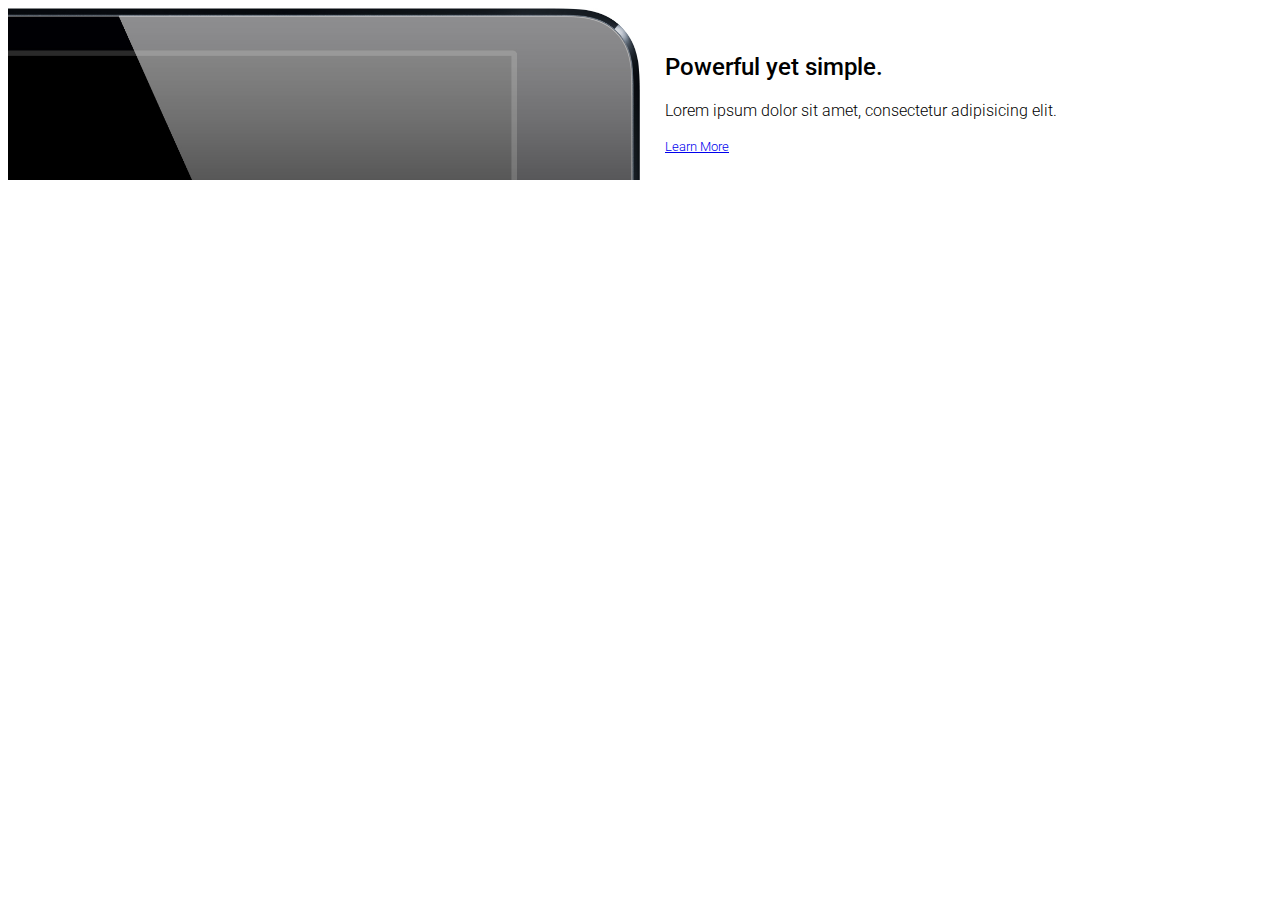
<file: dec01/index.html>
<!DOCTYPE html>
<html lang="en">
<head>
  <meta charset="UTF-8">
  <meta name="viewport" content="width=device-width, initial-scale=1.0">
  <meta http-equiv="X-UA-Compatible" content="ie=edge">
  <link rel="stylesheet" href="css/style.css">
  <title>December 01, 2016</title>
</head>
<body>
  <section id=simple>
    <div>
      <h2>Powerful yet simple.</h2>
      <p>
        Lorem ipsum dolor sit amet, consectetur adipisicing elit.
      </p>
      <a href="#">Learn More</a>
    </div>
  </section>
</body>
</html>
</file>
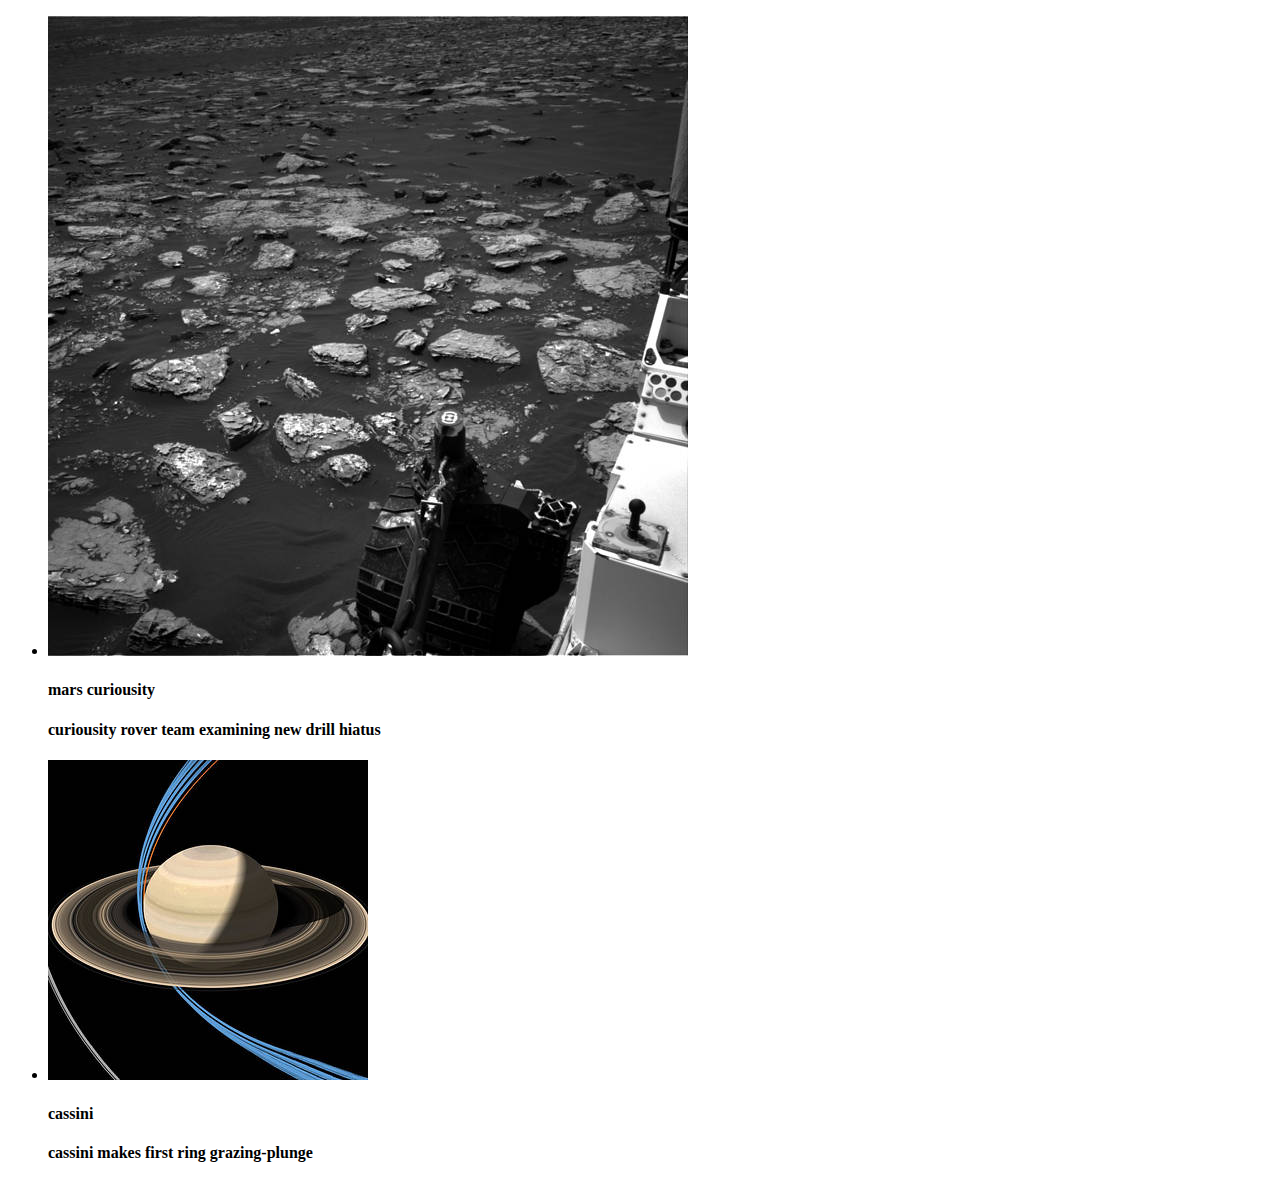
<file: dec06 - nasa/index.html>
<!DOCTYPE html>
<html lang="en">
<head>
  <meta charset="UTF-8">
  <meta name="viewport" content="width=device-width, initial-scale=1.0">
  <meta http-equiv="X-UA-Compatible" content="ie=edge">
  <link rel="style.css" href="css/style.css">
  <title>Document</title>
</head>
<body>
  <section>
    <ul>
      <a>
        <li>
          <img src="img/IMG_20161205_200544.jpg">
          <h4 class='one'>mars curiousity</h4>
          <h4 class='two'>curiousity rover team examining new drill hiatus</h4>
        </li>
      </a>
      <a>
        <li>
          <img src="img/cassini20161205c.jpg">
          <h4 class='one'>cassini</h4>
          <h4 class='two'>cassini makes first ring grazing-plunge</h4>
        </li>
      </a>
    </ul>
  </section>
</body>
</html>
</file>
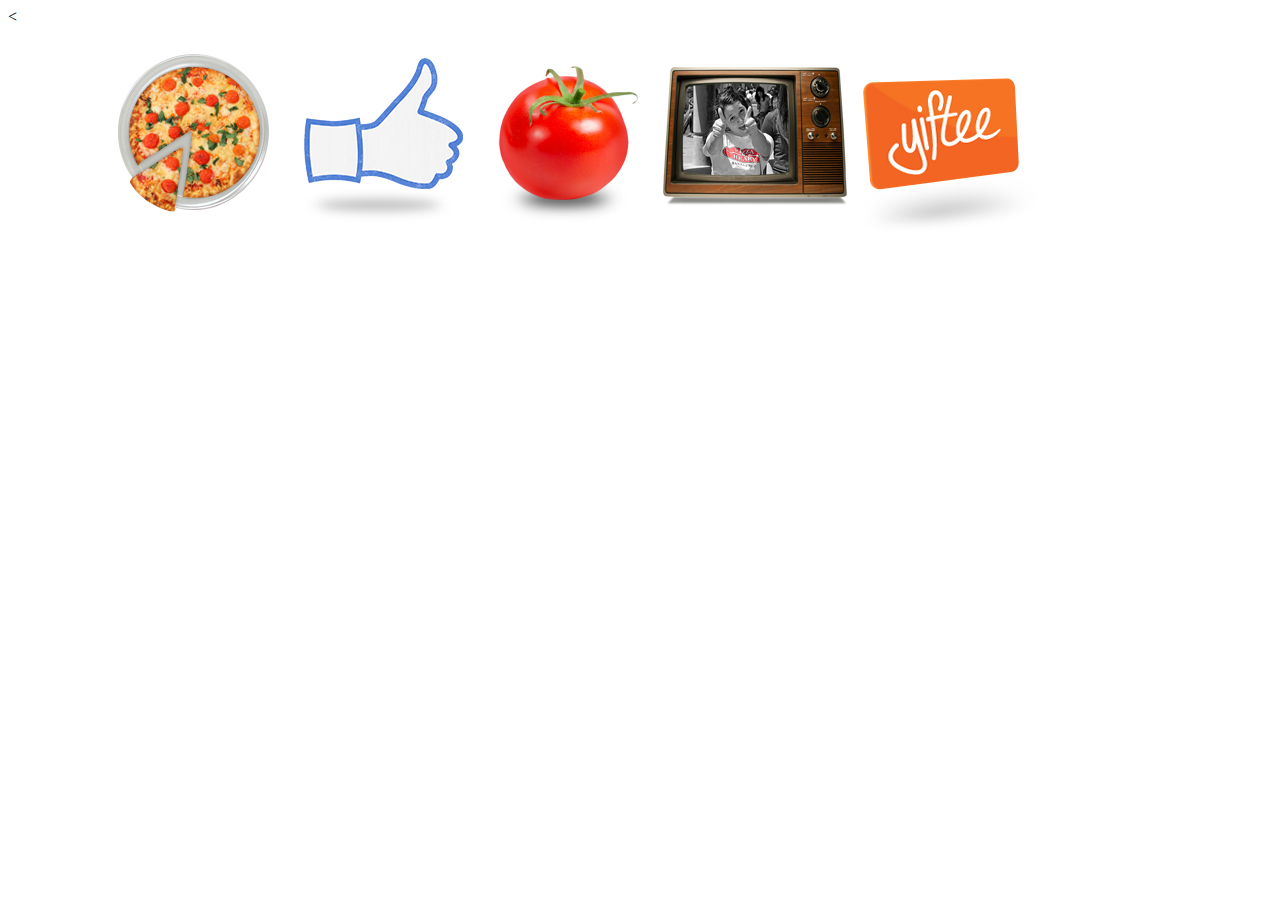
<file: dec06-pizzamyheart/index.html>
<!DOCTYPE html>
<html lang="en">
<head>
  <meta charset="UTF-8">
  <meta name="viewport" content="width=device-width, initial-scale=1.0">
  <meta http-equiv="X-UA-Compatible" content="ie=edge">
  <<link rel="stylesheet" href="css/style.css">
  <title>Document</title>
</head>
<body>
  <section>
    <div class="container">
    <ul>
      <li>
        <a href="#">
        <img src="img/Pizza.png" alt="order online image">
        <h3>Order Online</h3>
        </a>
      </li>
      <li>
        <a href="#">
        <img src="img/facebook4.png">
        <h3>Like us on Facebook</h3>
        </a>
      </li>
      <li>
        <a href="#">
        <img src="img/tomato.png">
        <h3>Local Quality Food</h3>
        </a>
      </li>
      <li>
        <a href="#">
        <img src="img/television-1.png">
        <h3>Show us your Shirt</h3>
        </a>
      </li>
      <li>
        <a href="#">
        <img src="img/Yiftee-eGiftCard.png">
        <h3>Send an eGift</h3>
        </a>
      </li>
    </ul>
    </div>
  </section>
</body>
</html>
</file>
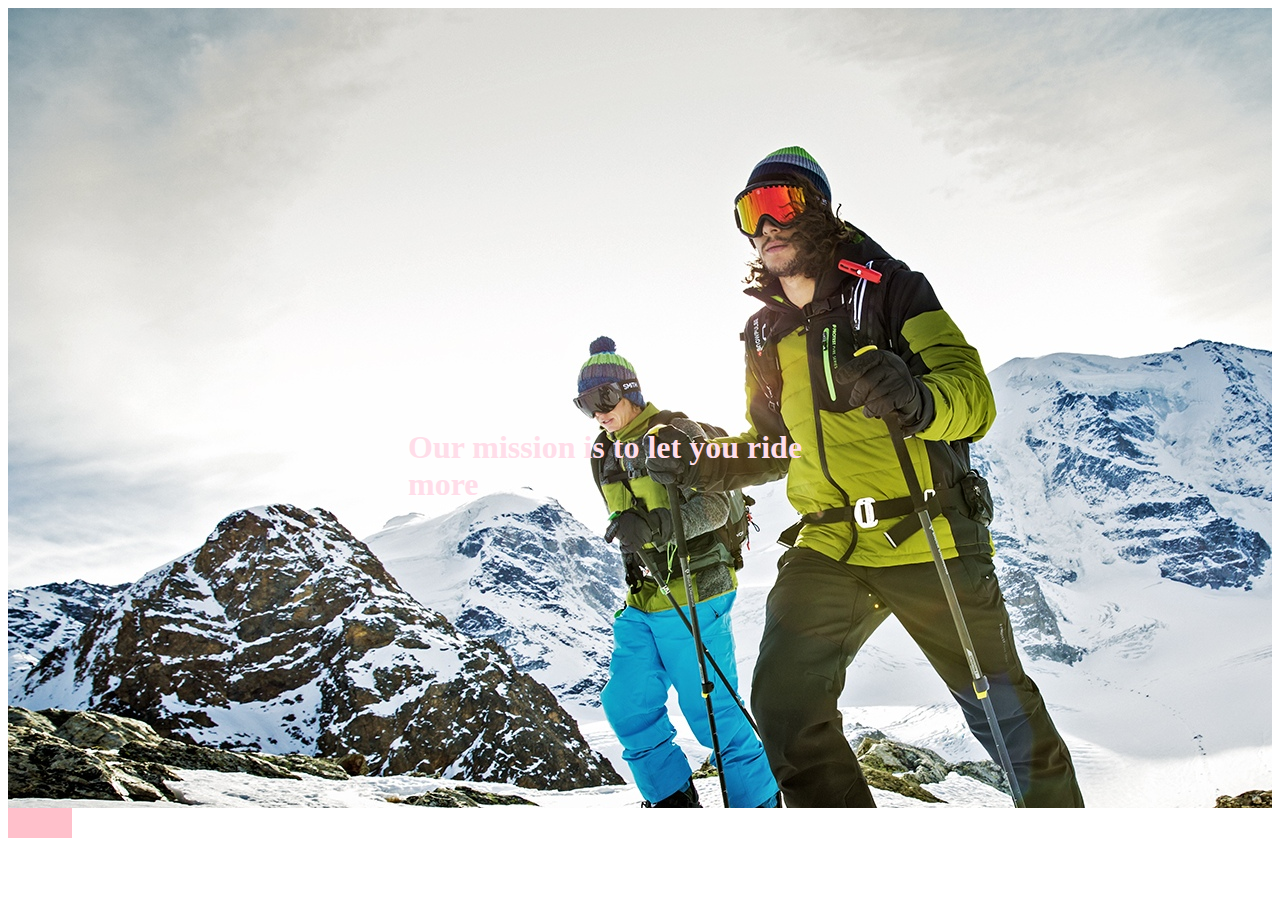
<file: dec13/index.html>
<!DOCTYPE html>
<html lang="en">
<head>
  <meta charset="UTF-8">
  <meta name="viewport" content="width=device-width, initial-scale=1.0">
  <meta http-equiv="X-UA-Compatible" content="ie=edge">
  <link rel="stylesheet" href="css/style.css">
  <title>Protest Sportswear</title>
  <link rel="icon" type="image/png" href="img/img56d6d22b690f4f.png" />
</head>
<body>
  <main>
    <div class="header">
      <h1>Our mission is to let you ride more</h1>

    </div>
    <a class=button href="css/style.css"></a>
  </main>

</body>
</html>
</file>
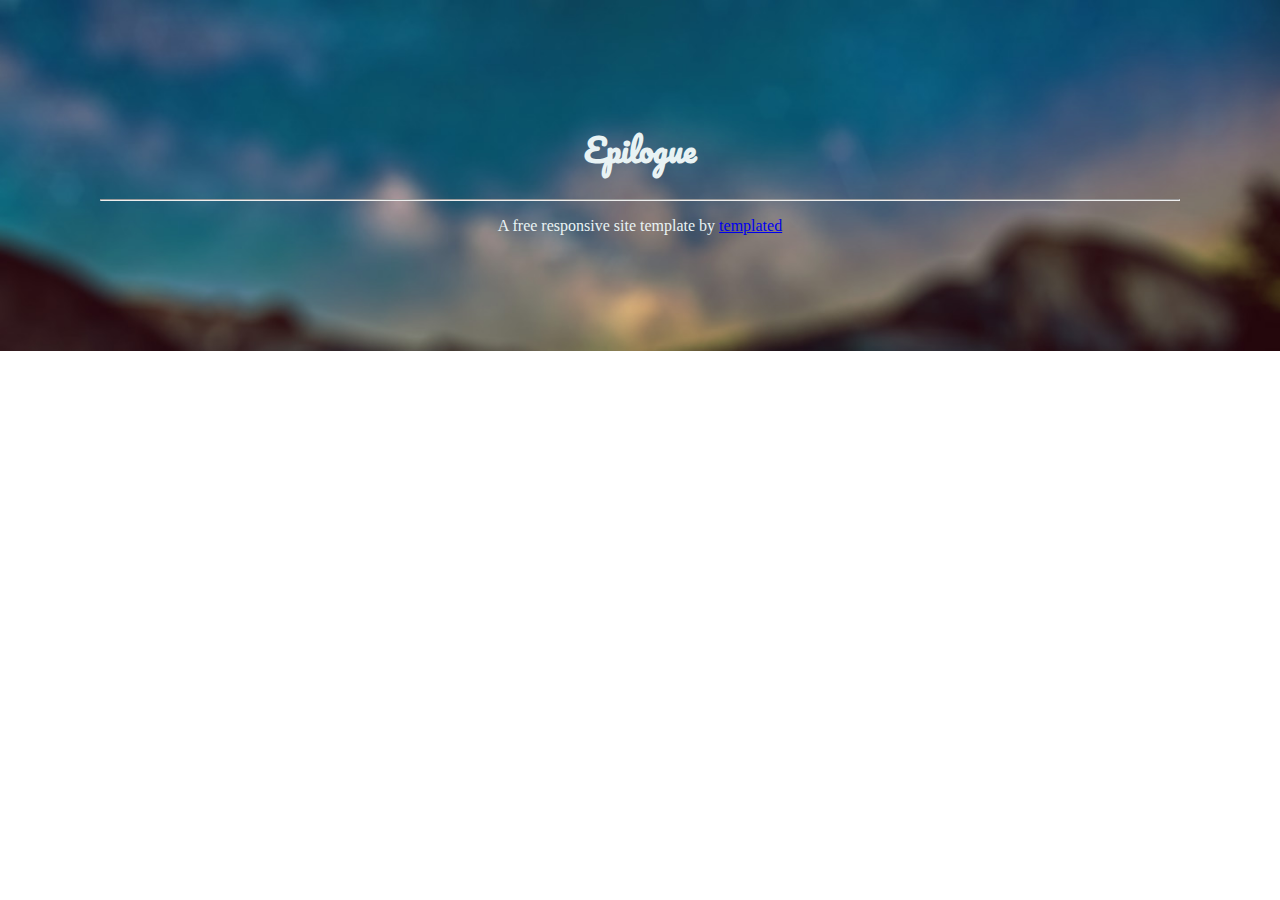
<file: nov01/index.html>
<!DOCTYPE html>
<html lang="en">
<head>
  <meta charset="UTF-8">
  <meta name="viewport" content="width=device-width, initial-scale=1.0">
  <meta http-equiv="X-UA-Compatible" content="ie=edge">
  <title>Document</title>
  <link rel="stylesheet" href="css/style.css">
</head>
<body>

  <header>
    <h1>Epilogue</h1>
    <hr>
    <p>A free responsive site template by <a href="#">templated</a></p>
  </header>

</body>
</html>
</file>
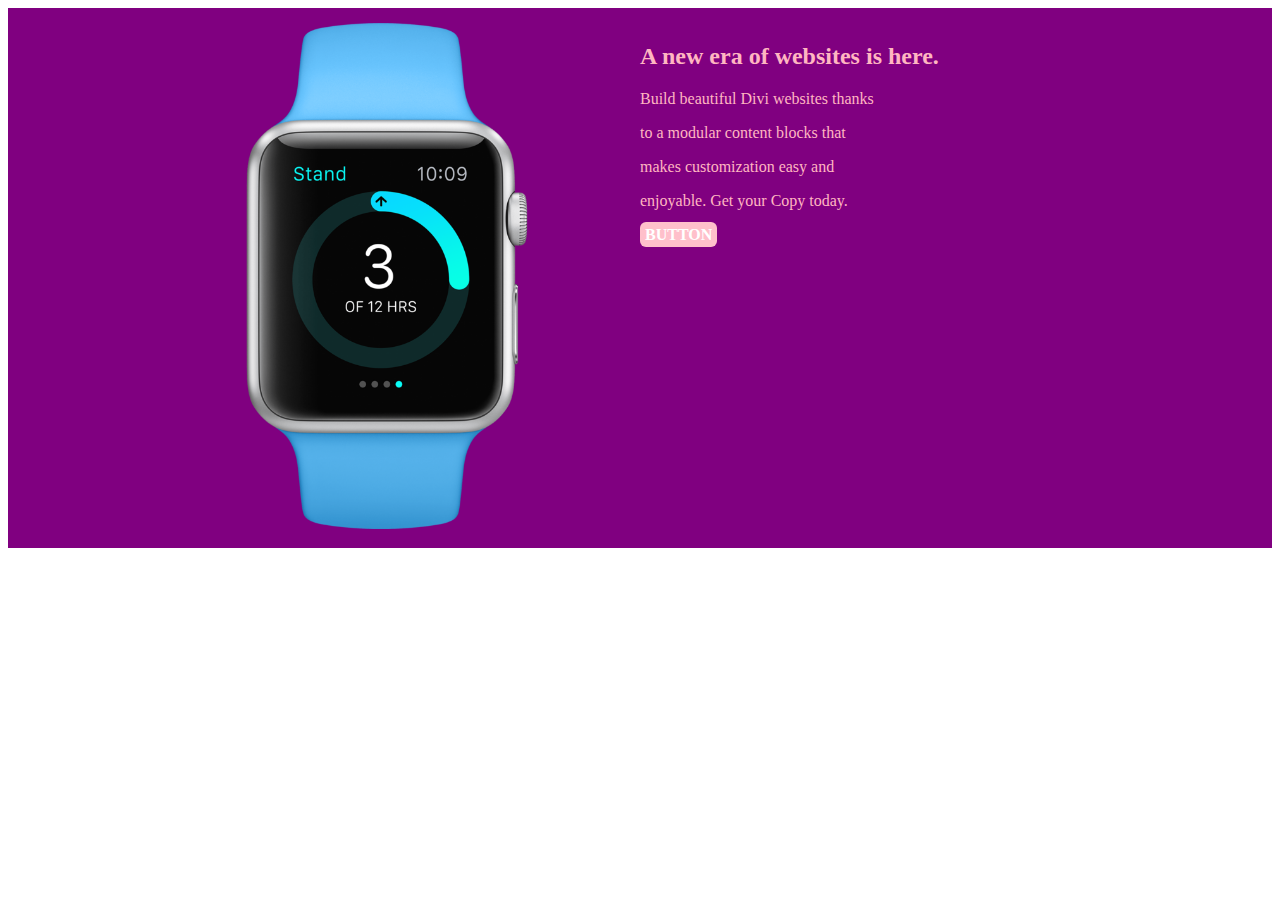
<file: nov29/index.html>
<!DOCTYPE html>
<html lang="en">
<head>
  <meta charset="UTF-8">
  <meta name="viewport" content="width=device-width, initial-scale=1.0">
  <meta http-equiv="X-UA-Compatible" content="ie=edge">
  <link rel="stylesheet" href="css/style.css">
  <title>Class</title>
</head>
<body>
  <section>
    <i class="fa fa-chevron-circle-right" aria-hidden="true"></i>
    <i class="fa fa-chevron-circle-left" aria-hidden="true"></i>
    <div>
  <img src="img/topic-apple-watch-edition (1).png" alt="">
  </div>
  <div>
    <h2> A new era of websites is here.</h2>
    <p>
      Build beautiful Divi websites thanks
      <p>
        to a modular content blocks that
      </p>
      <p>
      makes customization easy and</p>
      <p>
    enjoyable. Get your Copy today.</p>
    </p>
    <a href="#" class="btn">button</a>
  </div>
  </section>

</body>
</html>
</file>
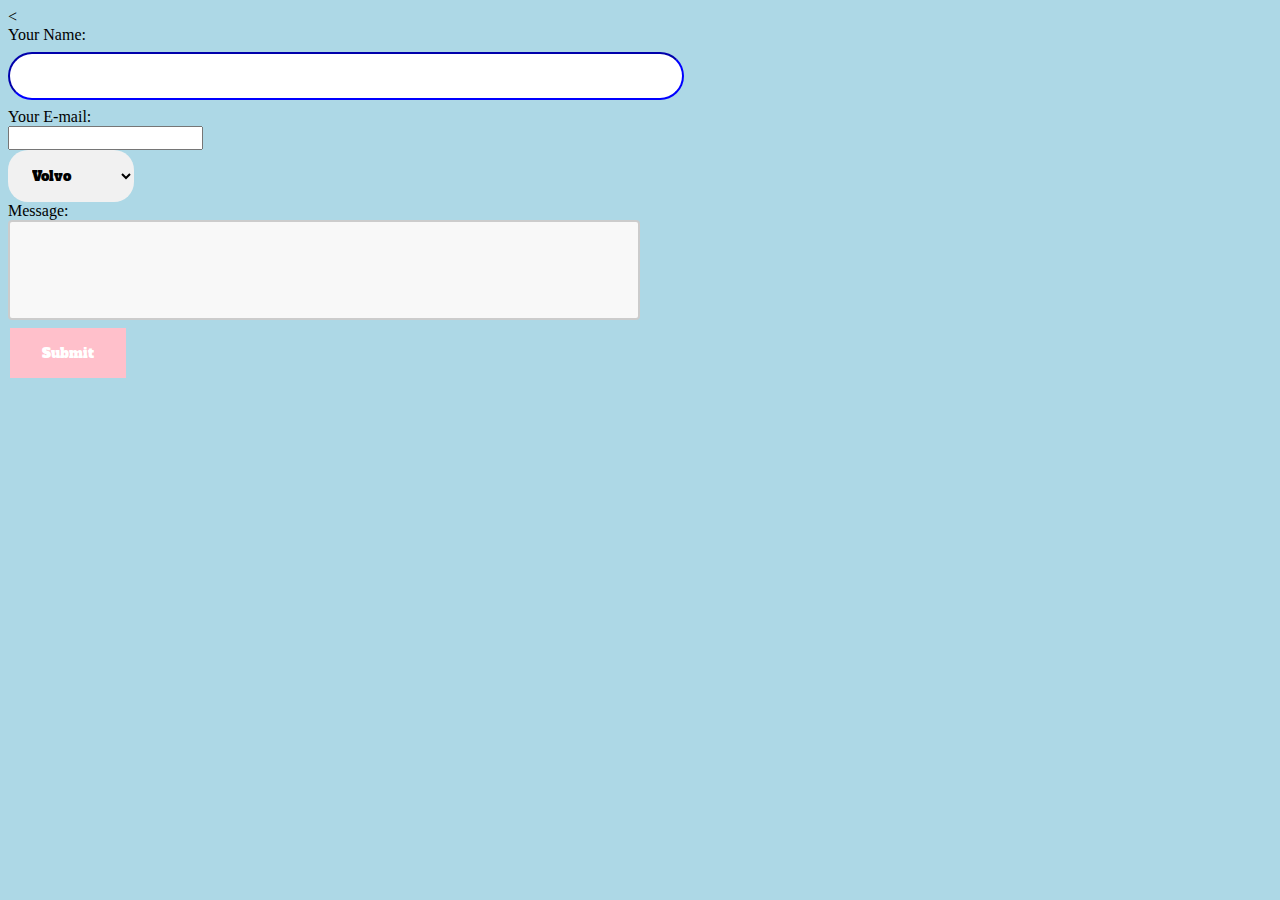
<file: Test/chapter 10/index.html>
<!DOCTYPE html>
<html lang="en">
<head>
  <meta charset="UTF-8">
  <meta name="viewport" content="width=device-width, initial-scale=1.0">
  <meta http-equiv="X-UA-Compatible" content="ie=edge">
  <title>Document</title>
  <<link rel="stylesheet" href="css/style.css">
</head>
<body>
  <form>
  <div>
    <label for="nickname">Your Name:</label>
  </div>
  <div>
    <input type="text" id="name" name="name">
  </div>
  <div>
    <label for="user-email">Your E-mail:</label>
  </div>
  <div>
    <input type="email" id="user-email" name="user-email">
  </div>
  <select>
  <option value="volvo">Volvo</option>
  <option value="saab">Saab</option>
  <option value="mercedes">Mercedes</option>
  <option value="audi">Audi</option>
</select>
  <div>
    <label for="content">Message:</label>
  </div>
  <div>
    <textarea rows="10" cols="50" id="message"  name="message" ></textarea>
  </div>
  <div>
    <input type="submit" value="Submit">
  </div>
</form>
</body>
</html>
</file>
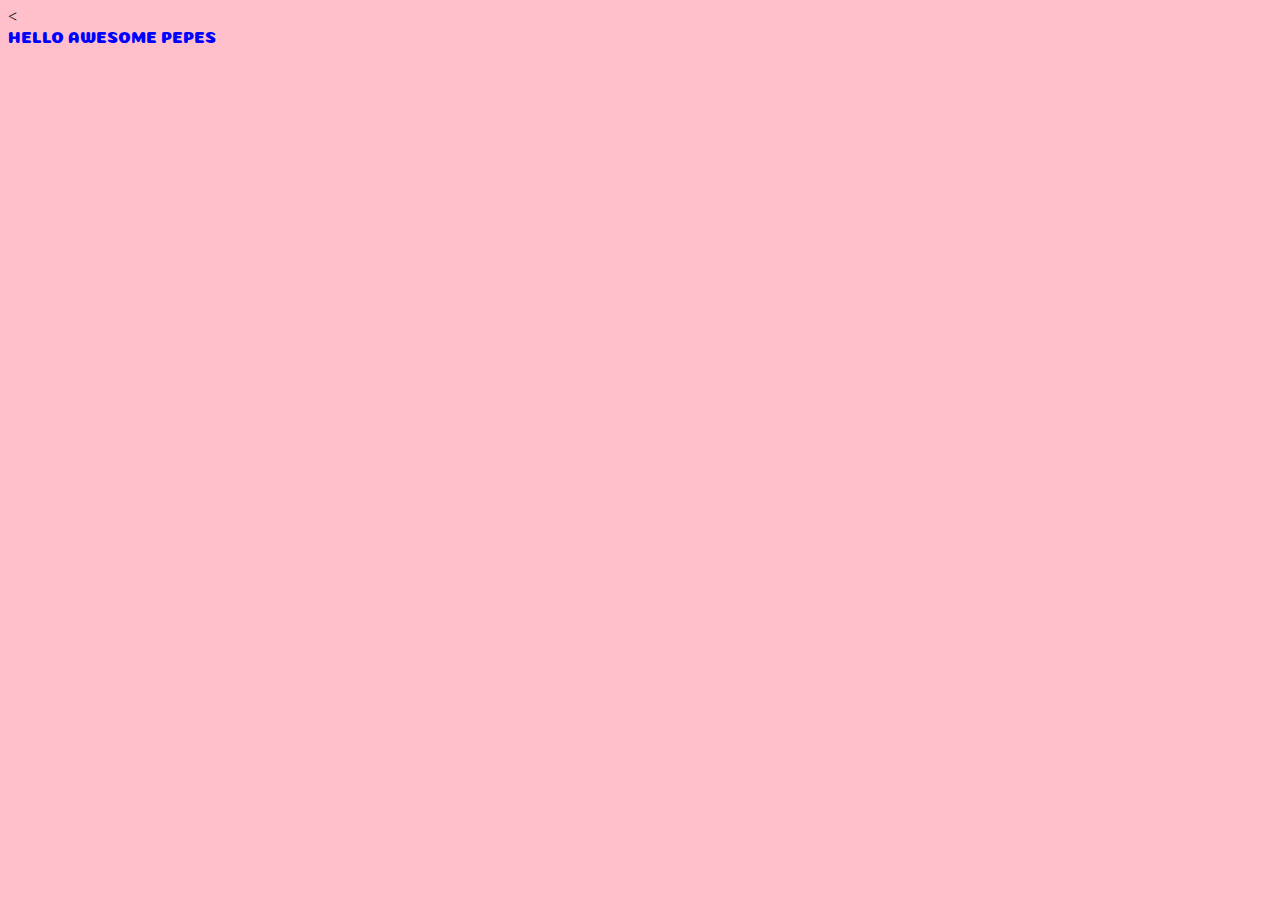
<file: Test/chapter 8/index.html>
<!DOCTYPE html>
<html lang="en">
<head>
  <meta charset="UTF-8">
  <meta name="viewport" content="width=device-width, initial-scale=1.0">
  <meta http-equiv="X-UA-Compatible" content="ie=edge">
  <title>Document</title>
  <<link rel="stylesheet" href="css/style.css">
</head>
<body>
  <article class="pepes">
   HELLO AWESOME PEPES
  </article>

</body>
</html>
</file>
<file: dec01/css/style.css>
@import url('https://fonts.googleapis.com/css?family=Roboto');
#simple a{
  text-transfrom: uppercase;
  font-size: 80%;
}
body{
  font-family: 'Roboto', sans-serif;
  font-weight: 300;
}
h2{
  font-weight: 500;
}
#simple{
  background-image: url(../img/ipad-landscape.jpg);
  background-size: 50%;
  background-repeat: no-repeat;
}

#simple::after{
  clear: both;
  display: block;
  content:'';
}
#simple div{
  width: 50%;
  box-sizing: border-box;
  float: right;
  padding: 25px;
}
#simple hr{
  width: 50px;
  float: left;
}
</file>
<file: dec06 - nasa/css/style.css>
h4 {
  list-style: none;
}
h4.one {
  background-color: lightblue;

}
body {
  background-color: black;
}
</file>
<file: dec06-pizzamyheart/css/style.css>
@import url('https://fonts.googleapis.com/css?family=Mouse+Memoirs');
h3 {
  font-family: 'Mouse Memoirs', sans-serif;
}
div.container {
  max-width:1160px;
  margin:0 auto;
}
section {
  background-image:
}
ul::after{
  clear:both;
  display:block;
  content: '';
}
 ul li {
  display:inline-block;
  float:left;
  width:calc(1160/5);
  text-align: center;
  font-size:175%;
}
 ul li a {
  text-decoration:none;
  color:white;
}
</file>
<file: dec13/css/style.css>
@import url('https://fonts.googleapis.com/css?family=Lato');
font {

}
h1{
  color:#FFDDE9;
  display:inline-block;
  float:left;
}
background-image{
  background-image: url(../img/Protest_LOWRESS_1548-1701x1111-c-default.jpg);
  background-repeat: no-repeat;
  padding: 400px;
}

div.header{
  background-image: url(../img/Protest_LOWRESS_1548-1701x1111-c-default.jpg);
  background-repeat: no-repeat;
  padding: 400px;
}
.button {
    background-color: pink; /* pink */
    border: none;
    color: white;
    padding: 15px 32px;
    text-align: center;
    text-decoration: none;
    display: inline-block;
    font-size: 16px;
    align-content: center; butts lolololo
}
</file>
<file: nov01/css/style.css>
@import url('https://fonts.googleapis.com/css?family=Pacifico');

body{
  margin:0;

}
header{
  background-image: url(../img/banner.jpg);
  background-size:cover;
  text-align: center;
  padding: 100px;
  color: rgb(233, 243, 244);

}

h1{
font-family: 'Pacifico', cursive;
}
</file>
<file: Test/chapter 10/css/style.css>
@import url('https://fonts.googleapis.com/css?family=Alfa+Slab+One');

 input, textarea{
   font-family: 'Alfa Slab One', cursive;
 }
#idname{
  font-family: 'Alfa Slab One', cursive;
}
input[type="text"]
{
    font-size:14px;
    width: 50%;
    padding: 12px 20px;
    margin: 8px 0;
    border: 10px 0px 20px 0px;
    border-color: blue;
    border-radius: 40px;
}
body{
  background-color:lightblue;
}


input[type=text]:focus {
    width: 10%;
}
textarea {
    width: 50%;
    height: 100px;
    padding: 12px 20px;
    box-sizing: border-box;
    border: 2px solid #ccc;
    border-radius: 4px;
    background-color: #f8f8f8;
    resize: none;
}
select {
    width: 10%;
    padding: 16px 20px;
    border: none;
    border-radius: 20px;
    background-color: #f1f1f1;
    font-family: 'Alfa Slab One', cursive;


}
input[type=button], input[type=submit], input[type=reset] {
    background-color: pink;
    border: none;
    color: white;
    padding: 16px 32px;
    text-decoration: none;
    margin: 4px 2px;
    cursor: pointer;
    text-size: 10px;

}
</file>
<file: Test/chapter 8/css/style.css>
@import url('https://fonts.googleapis.com/css?family=Coiny');
article{
  font-family: 'Coiny', cursive;
}
body{
  background-color: pink;
}
.pepes{
  color: blue;
}
</file>
<file: nov29/css/style.css>
@import url (https://maxcdn.bootstrapcdn.com/font-awesome/4.7.0/css/font-awesome.min.css);
@import url ('https://fonts.googleapis.com/css?family=open+sans');

.btn {
  background-color: pink;
  color: white;
  padding: 4px 5px;
  border-radius: 6px;
  border: 1 px solid hsl(700,45%,50%);
  text-transform: uppercase;
  font-weight:bold;
}

a{
  text-decoration: none;
  color: hotpink;
  color: inherit;
}

section{
  color: lightpink;
  background-color: purple;
  padding: 15px 10%;
}
div {
  width: 50%;
  float: left;
}
div img {
  width: 100%;
}
section::after{
  clear: both;
  display: block;
  content:'';
}
i.fa {
  position: absolute;
}


i.fa-chevron-circle-left {
  left: 0;
}
i.fa-chevron-circle-right {
  right: 0;
}
</file>
